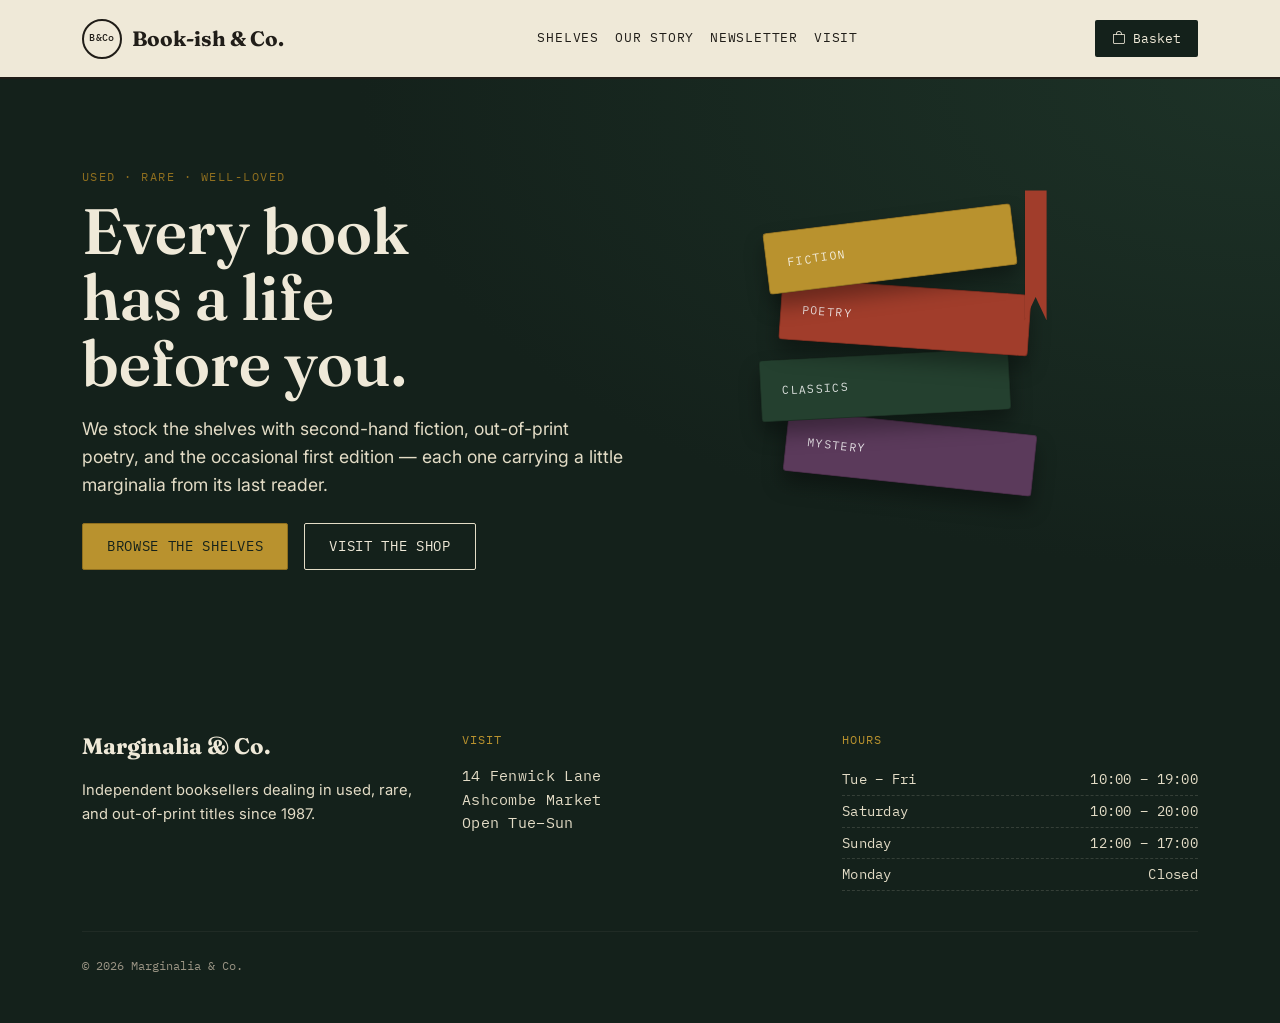
<file: index.html>
<!DOCTYPE html>
<html lang="en">
<head>
  <meta charset="UTF-8">
  <meta name="viewport" content="width=device-width, initial-scale=1.0">
  <title>Book-ish &amp; Co. | Home</title>
  <link rel="preconnect" href="https://fonts.googleapis.com">
  <link rel="preconnect" href="https://fonts.gstatic.com" crossorigin>
  <link href="https://fonts.googleapis.com/css2?family=Fraunces:ital,opsz,wght@0,9..144,500;0,9..144,600;0,9..144,700;0,9..144,900;1,9..144,500&family=Inter:wght@400;500;600;700&family=IBM+Plex+Mono:wght@400;500&display=swap" rel="stylesheet">
  <link href="https://cdn.jsdelivr.net/npm/bootstrap@5.3.3/dist/css/bootstrap.min.css" rel="stylesheet">
  <link href="https://cdn.jsdelivr.net/npm/bootstrap-icons@1.11.3/font/bootstrap-icons.css" rel="stylesheet">
  <link href="css/style.css" rel="stylesheet">
</head>
<body>
  <a class="visually-hidden-focusable mc-skip-link" href="#main">Skip to content</a>
  
  <nav class="navbar navbar-expand-lg mc-navbar sticky-top">
    <div class="container">
      <a class="navbar-brand mc-brand" href="index.html">
        <span class="mc-seal" aria-hidden="true">B&amp;Co</span>
        <span class="mc-brand-text">Book-ish <span class="d-none d-sm-inline">&amp; Co.</span></span>
      </a>
      <button class="navbar-toggler" type="button" data-bs-toggle="collapse" data-bs-target="#mainNav" aria-controls="mainNav" aria-expanded="false" aria-label="Toggle navigation">
        <span class="navbar-toggler-icon"></span>
      </button>

      <div class="collapse navbar-collapse" id="mainNav">
        <ul class="navbar-nav mc-nav-links mx-lg-auto mb-3 mb-lg-0">
          <li class="nav-item"><a class="nav-link" href="shelves.html">Shelves</a></li>
          <li class="nav-item"><a class="nav-link" href="about.html">Our Story</a></li>
          <li class="nav-item"><a class="nav-link" href="newsletter.html">Newsletter</a></li>
          <li class="nav-item"><a class="nav-link" href="visit.html">Visit</a></li>
        </ul>

        <button class="btn mc-btn-cart position-relative" type="button" data-bs-toggle="offcanvas" data-bs-target="#cartOffcanvas" aria-controls="cartOffcanvas">
          <i class="bi bi-bag" aria-hidden="true"></i> Basket
          <span id="cartCount" class="badge mc-badge-count d-none">0</span>
        </button>
      </div>
    </div>
  </nav>

  <main id="main">
    <header class="mc-hero">
      <div class="container">
        <div class="row align-items-center gy-5">
          <div class="col-lg-6">
            <p class="mc-eyebrow">Used &middot; Rare &middot; Well-Loved</p>
            <h1 class="mc-h1">Every book<br>has a life<br>before you.</h1>
            <p class="mc-lead">We stock the shelves with second-hand fiction, out-of-print poetry, and the occasional first edition &mdash; each one carrying a little marginalia from its last reader.</p>
            <div class="d-flex flex-wrap gap-3 mt-4">
              <a href="shelves.html" class="btn mc-btn-brass btn-lg">Browse the shelves</a>
              <a href="visit.html" class="btn mc-btn-outline btn-lg">Visit the shop</a>
            </div>
          </div>
          <div class="col-lg-6">
            <div class="mc-hero-stack" aria-hidden="true">
              <div class="mc-hero-spine mc-hs-1"><span>FICTION</span></div>
              <div class="mc-hero-spine mc-hs-2"><span>POETRY</span></div>
              <div class="mc-hero-spine mc-hs-3"><span>CLASSICS</span></div>
              <div class="mc-hero-spine mc-hs-4"><span>MYSTERY</span></div>
              <div class="mc-hero-ribbon"></div>
            </div>
          </div>
        </div>
      </div>
    </header>
  </main>

  <footer class="mc-footer">
    <div class="container">
      <div class="row gy-4">
        <div class="col-md-4">
          <p class="mc-footer-brand">Marginalia &amp; Co.</p>
          <p class="mc-footer-text">Independent booksellers dealing in used, rare, and out-of-print titles since 1987.</p>
        </div>
        <div class="col-md-4">
          <p class="mc-footer-heading">Visit</p>
          <address class="mc-footer-text mc-mono">14 Fenwick Lane<br>Ashcombe Market<br>Open Tue&ndash;Sun</address>
        </div>
        <div class="col-md-4">
          <p class="mc-footer-heading">Hours</p>
          <ul class="mc-hours mc-mono">
            <li><span>Tue &ndash; Fri</span><span>10:00 &ndash; 19:00</span></li>
            <li><span>Saturday</span><span>10:00 &ndash; 20:00</span></li>
            <li><span>Sunday</span><span>12:00 &ndash; 17:00</span></li>
            <li><span>Monday</span><span>Closed</span></li>
          </ul>
        </div>
      </div>
      <hr class="mc-footer-rule">
      <p class="mc-footer-bottom">&copy; <span id="year"></span> Marginalia &amp; Co.</p>
    </div>
  </footer>

  <div class="offcanvas offcanvas-end mc-offcanvas" tabindex="-1" id="cartOffcanvas" aria-labelledby="cartOffcanvasLabel">
    <div class="offcanvas-header">
      <h2 class="offcanvas-title mc-h2" id="cartOffcanvasLabel" style="font-size:1.4rem;">Your Basket</h2>
      <button type="button" class="btn-close" data-bs-dismiss="offcanvas" aria-label="Close"></button>
    </div>
    <div class="offcanvas-body d-flex flex-column">
      <p id="cartEmpty" class="mc-cart-empty">Your basket is empty. Browse the shelves and add a few finds.</p>
      <ul id="cartItems" class="list-group list-group-flush mb-3 flex-grow-1"></ul>

      <div class="mc-cart-footer">
        <div class="d-flex justify-content-between align-items-center mb-3">
          <span class="mc-mono">Total</span>
          <span class="mc-mono mc-cart-total" id="cartTotal">$0.00</span>
        </div>
        <button type="button" id="reserveBtn" class="btn mc-btn-brass w-100">Reserve for in-store pickup</button>
        <p class="mc-cart-note">No payment online &mdash; settle up when you collect your stack.</p>
      </div>
    </div>
  </div>

  <div class="toast-container position-fixed bottom-0 end-0 p-3">
    <div id="reserveToast" class="toast mc-toast" role="alert" aria-live="assertive" aria-atomic="true">
      <div class="d-flex">
        <div class="toast-body">
          <i class="bi bi-bookmark-check-fill me-2" aria-hidden="true"></i>
          Reserved &mdash; we&rsquo;ll hold your stack at the front desk for 48 hours.
        </div>
        <button type="button" class="btn-close btn-close-white me-2 m-auto" data-bs-dismiss="toast" aria-label="Close"></button>
      </div>
    </div>
  </div>

  <script src="https://cdn.jsdelivr.net/npm/bootstrap@5.3.3/dist/js/bootstrap.bundle.min.js"></script>
  <script src="js/script.js"></script>
</body>
</html>
</file>
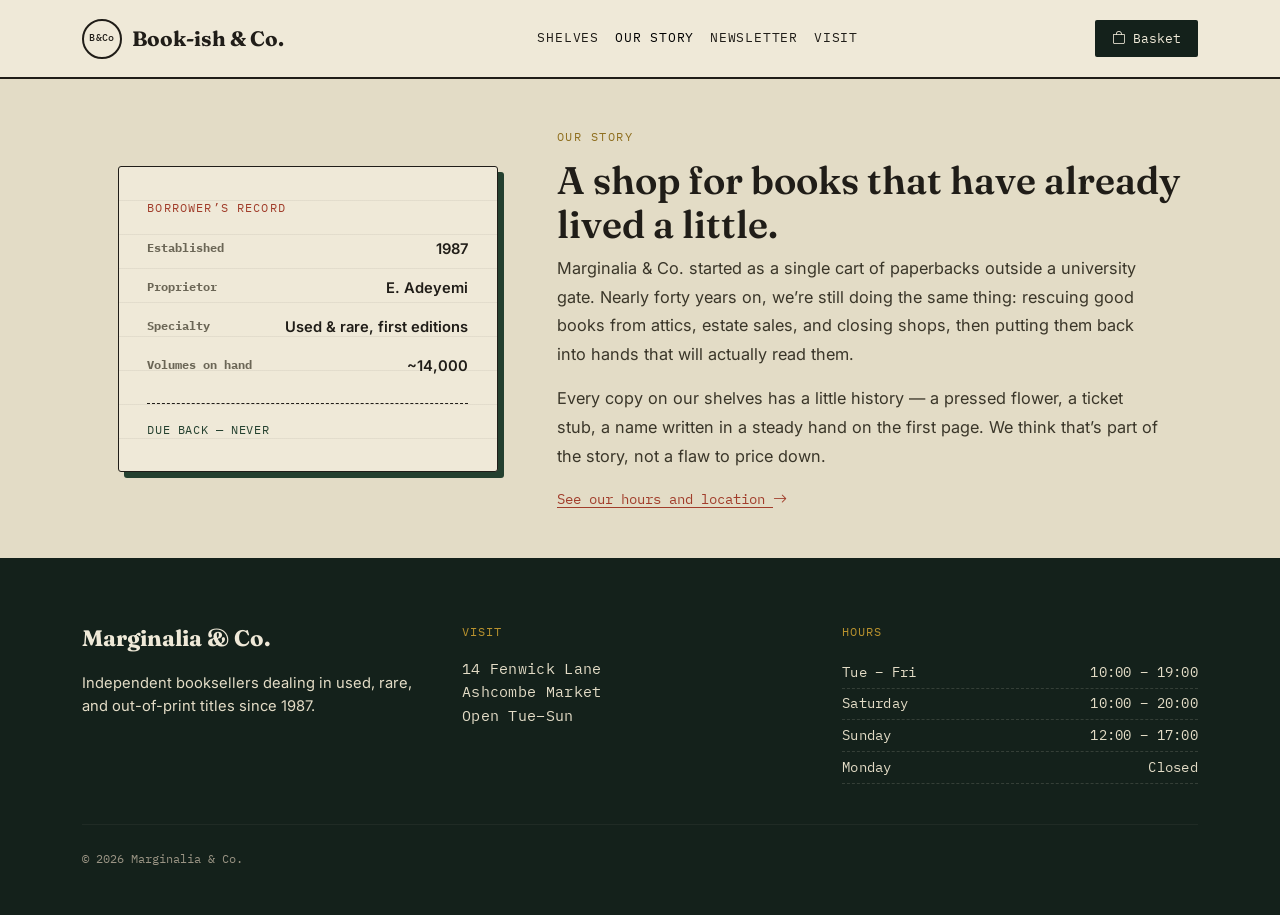
<file: about.html>
<!DOCTYPE html>
<html lang="en">
<head>
  <meta charset="UTF-8">
  <meta name="viewport" content="width=device-width, initial-scale=1.0">
  <title>Our Story | Book-ish &amp; Co.</title>
  <link rel="preconnect" href="https://fonts.googleapis.com">
  <link rel="preconnect" href="https://fonts.gstatic.com" crossorigin>
  <link href="https://fonts.googleapis.com/css2?family=Fraunces:ital,opsz,wght@0,9..144,500;0,9..144,600;0,9..144,700;0,9..144,900;1,9..144,500&family=Inter:wght@400;500;600;700&family=IBM+Plex+Mono:wght@400;500&display=swap" rel="stylesheet">
  <link href="https://cdn.jsdelivr.net/npm/bootstrap@5.3.3/dist/css/bootstrap.min.css" rel="stylesheet">
  <link href="https://cdn.jsdelivr.net/npm/bootstrap-icons@1.11.3/font/bootstrap-icons.css" rel="stylesheet">
  <link href="css/style.css" rel="stylesheet">
</head>
<body>
  <a class="visually-hidden-focusable mc-skip-link" href="#main">Skip to content</a>

  <nav class="navbar navbar-expand-lg mc-navbar sticky-top">
    <div class="container">
      <a class="navbar-brand mc-brand" href="index.html">
        <span class="mc-seal" aria-hidden="true">B&amp;Co</span>
        <span class="mc-brand-text">Book-ish <span class="d-none d-sm-inline">&amp; Co.</span></span>
      </a>
      <button class="navbar-toggler" type="button" data-bs-toggle="collapse" data-bs-target="#mainNav" aria-controls="mainNav" aria-expanded="false" aria-label="Toggle navigation">
        <span class="navbar-toggler-icon"></span>
      </button>

      <div class="collapse navbar-collapse" id="mainNav">
        <ul class="navbar-nav mc-nav-links mx-lg-auto mb-3 mb-lg-0">
          <li class="nav-item"><a class="nav-link" href="shelves.html">Shelves</a></li>
          <li class="nav-item"><a class="nav-link active" aria-current="page" href="about.html">Our Story</a></li>
          <li class="nav-item"><a class="nav-link" href="newsletter.html">Newsletter</a></li>
          <li class="nav-item"><a class="nav-link" href="visit.html">Visit</a></li>
        </ul>

        <button class="btn mc-btn-cart position-relative" type="button" data-bs-toggle="offcanvas" data-bs-target="#cartOffcanvas" aria-controls="cartOffcanvas">
          <i class="bi bi-bag" aria-hidden="true"></i> Basket
          <span id="cartCount" class="badge mc-badge-count d-none">0</span>
        </button>
      </div>
    </div>
  </nav>

  <main id="main">
    <section class="mc-about-section py-5">
      <div class="container">
        <div class="row align-items-center gy-5">
          <div class="col-lg-5">
            <div class="mc-library-card">
              <p class="mc-library-card-label">Borrower&rsquo;s Record</p>
              <dl class="mc-library-card-list">
                <div><dt>Established</dt><dd>1987</dd></div>
                <div><dt>Proprietor</dt><dd>E.&nbsp;Adeyemi</dd></div>
                <div><dt>Specialty</dt><dd>Used &amp; rare, first editions</dd></div>
                <div><dt>Volumes on hand</dt><dd>~14,000</dd></div>
              </dl>
              <p class="mc-library-card-stamp">DUE&nbsp;BACK&nbsp;&mdash;&nbsp;NEVER</p>
            </div>
          </div>
          <div class="col-lg-7">
            <p class="mc-eyebrow">Our Story</p>
            <h2 class="mc-h2">A shop for books that have already lived a little.</h2>
            <p class="mc-body-text">Marginalia &amp; Co. started as a single cart of paperbacks outside a university gate. Nearly forty years on, we&rsquo;re still doing the same thing: rescuing good books from attics, estate sales, and closing shops, then putting them back into hands that will actually read them.</p>
            <p class="mc-body-text">Every copy on our shelves has a little history &mdash; a pressed flower, a ticket stub, a name written in a steady hand on the first page. We think that&rsquo;s part of the story, not a flaw to price down.</p>
            <a href="visit.html" class="mc-text-link">See our hours and location <i class="bi bi-arrow-right"></i></a>
          </div>
        </div>
      </div>
    </section>
  </main>

  <footer class="mc-footer">
    <div class="container">
      <div class="row gy-4">
        <div class="col-md-4">
          <p class="mc-footer-brand">Marginalia &amp; Co.</p>
          <p class="mc-footer-text">Independent booksellers dealing in used, rare, and out-of-print titles since 1987.</p>
        </div>
        <div class="col-md-4">
          <p class="mc-footer-heading">Visit</p>
          <address class="mc-footer-text mc-mono">14 Fenwick Lane<br>Ashcombe Market<br>Open Tue&ndash;Sun</address>
        </div>
        <div class="col-md-4">
          <p class="mc-footer-heading">Hours</p>
          <ul class="mc-hours mc-mono">
            <li><span>Tue &ndash; Fri</span><span>10:00 &ndash; 19:00</span></li>
            <li><span>Saturday</span><span>10:00 &ndash; 20:00</span></li>
            <li><span>Sunday</span><span>12:00 &ndash; 17:00</span></li>
            <li><span>Monday</span><span>Closed</span></li>
          </ul>
        </div>
      </div>
      <hr class="mc-footer-rule">
      <p class="mc-footer-bottom">&copy; <span id="year"></span> Marginalia &amp; Co.</p>
    </div>
  </footer>

  <script src="https://cdn.jsdelivr.net/npm/bootstrap@5.3.3/dist/js/bootstrap.bundle.min.js"></script>
  <script src="js/script.js"></script>
</body>
</html>
</file>
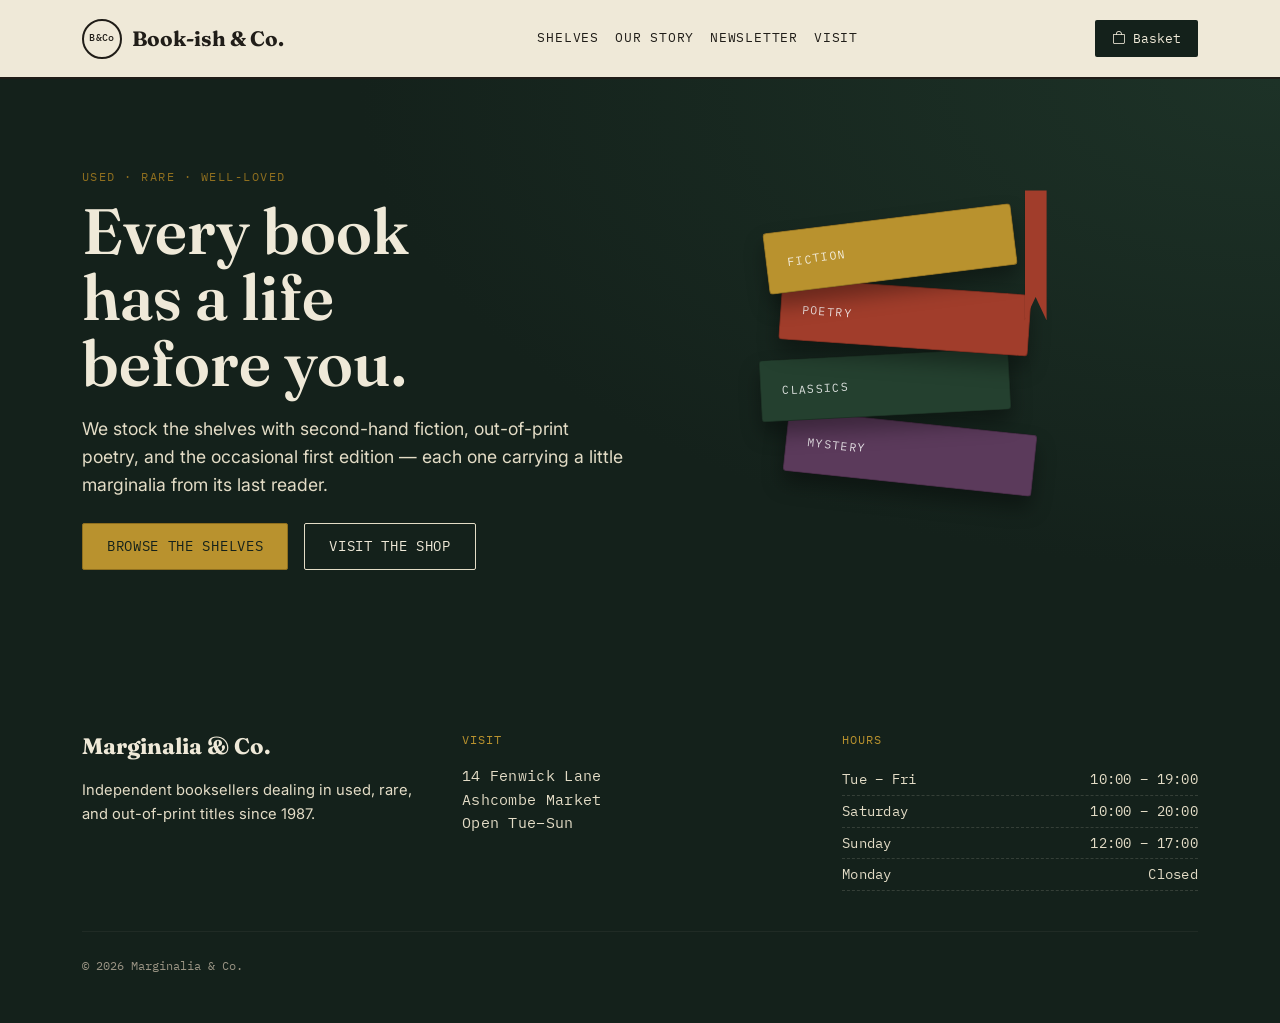
<file: index2.html>
<!DOCTYPE html>
<html lang="en">
<head>
  <meta charset="UTF-8">
  <meta name="viewport" content="width=device-width, initial-scale=1.0">
  <title>Book-ish &amp; Co. | Home</title>
  <link rel="preconnect" href="https://fonts.googleapis.com">
  <link rel="preconnect" href="https://fonts.gstatic.com" crossorigin>
  <link href="https://fonts.googleapis.com/css2?family=Fraunces:ital,opsz,wght@0,9..144,500;0,9..144,600;0,9..144,700;0,9..144,900;1,9..144,500&family=Inter:wght@400;500;600;700&family=IBM+Plex+Mono:wght@400;500&display=swap" rel="stylesheet">
  <link href="https://cdn.jsdelivr.net/npm/bootstrap@5.3.3/dist/css/bootstrap.min.css" rel="stylesheet">
  <link href="https://cdn.jsdelivr.net/npm/bootstrap-icons@1.11.3/font/bootstrap-icons.css" rel="stylesheet">
  <link href="css/style.css" rel="stylesheet">
</head>
<body>
  <a class="visually-hidden-focusable mc-skip-link" href="#main">Skip to content</a>
  
  <nav class="navbar navbar-expand-lg mc-navbar sticky-top">
    <div class="container">
      <a class="navbar-brand mc-brand" href="index.html">
        <span class="mc-seal" aria-hidden="true">B&amp;Co</span>
        <span class="mc-brand-text">Book-ish <span class="d-none d-sm-inline">&amp; Co.</span></span>
      </a>
      <button class="navbar-toggler" type="button" data-bs-toggle="collapse" data-bs-target="#mainNav" aria-controls="mainNav" aria-expanded="false" aria-label="Toggle navigation">
        <span class="navbar-toggler-icon"></span>
      </button>

      <div class="collapse navbar-collapse" id="mainNav">
        <ul class="navbar-nav mc-nav-links mx-lg-auto mb-3 mb-lg-0">
          <li class="nav-item"><a class="nav-link" href="shelves.html">Shelves</a></li>
          <li class="nav-item"><a class="nav-link" href="about.html">Our Story</a></li>
          <li class="nav-item"><a class="nav-link" href="newsletter.html">Newsletter</a></li>
          <li class="nav-item"><a class="nav-link" href="visit.html">Visit</a></li>
        </ul>

        <button class="btn mc-btn-cart position-relative" type="button" data-bs-toggle="offcanvas" data-bs-target="#cartOffcanvas" aria-controls="cartOffcanvas">
          <i class="bi bi-bag" aria-hidden="true"></i> Basket
          <span id="cartCount" class="badge mc-badge-count d-none">0</span>
        </button>
      </div>
    </div>
  </nav>

  <main id="main">
    <header class="mc-hero">
      <div class="container">
        <div class="row align-items-center gy-5">
          <div class="col-lg-6">
            <p class="mc-eyebrow">Used &middot; Rare &middot; Well-Loved</p>
            <h1 class="mc-h1">Every book<br>has a life<br>before you.</h1>
            <p class="mc-lead">We stock the shelves with second-hand fiction, out-of-print poetry, and the occasional first edition &mdash; each one carrying a little marginalia from its last reader.</p>
            <div class="d-flex flex-wrap gap-3 mt-4">
              <a href="shelves.html" class="btn mc-btn-brass btn-lg">Browse the shelves</a>
              <a href="visit.html" class="btn mc-btn-outline btn-lg">Visit the shop</a>
            </div>
          </div>
          <div class="col-lg-6">
            <div class="mc-hero-stack" aria-hidden="true">
              <div class="mc-hero-spine mc-hs-1"><span>FICTION</span></div>
              <div class="mc-hero-spine mc-hs-2"><span>POETRY</span></div>
              <div class="mc-hero-spine mc-hs-3"><span>CLASSICS</span></div>
              <div class="mc-hero-spine mc-hs-4"><span>MYSTERY</span></div>
              <div class="mc-hero-ribbon"></div>
            </div>
          </div>
        </div>
      </div>
    </header>
  </main>

  <footer class="mc-footer">
    <div class="container">
      <div class="row gy-4">
        <div class="col-md-4">
          <p class="mc-footer-brand">Marginalia &amp; Co.</p>
          <p class="mc-footer-text">Independent booksellers dealing in used, rare, and out-of-print titles since 1987.</p>
        </div>
        <div class="col-md-4">
          <p class="mc-footer-heading">Visit</p>
          <address class="mc-footer-text mc-mono">14 Fenwick Lane<br>Ashcombe Market<br>Open Tue&ndash;Sun</address>
        </div>
        <div class="col-md-4">
          <p class="mc-footer-heading">Hours</p>
          <ul class="mc-hours mc-mono">
            <li><span>Tue &ndash; Fri</span><span>10:00 &ndash; 19:00</span></li>
            <li><span>Saturday</span><span>10:00 &ndash; 20:00</span></li>
            <li><span>Sunday</span><span>12:00 &ndash; 17:00</span></li>
            <li><span>Monday</span><span>Closed</span></li>
          </ul>
        </div>
      </div>
      <hr class="mc-footer-rule">
      <p class="mc-footer-bottom">&copy; <span id="year"></span> Marginalia &amp; Co.</p>
    </div>
  </footer>

  <!-- CART OFFCANVAS & TOAST (SHARED) -->
  <div class="offcanvas offcanvas-end mc-offcanvas" tabindex="-1" id="cartOffcanvas" aria-labelledby="cartOffcanvasLabel">
    <div class="offcanvas-header">
      <h2 class="offcanvas-title mc-h2" id="cartOffcanvasLabel" style="font-size:1.4rem;">Your Basket</h2>
      <button type="button" class="btn-close" data-bs-dismiss="offcanvas" aria-label="Close"></button>
    </div>
    <div class="offcanvas-body d-flex flex-column">
      <p id="cartEmpty" class="mc-cart-empty">Your basket is empty. Browse the shelves and add a few finds.</p>
      <ul id="cartItems" class="list-group list-group-flush mb-3 flex-grow-1"></ul>

      <div class="mc-cart-footer">
        <div class="d-flex justify-content-between align-items-center mb-3">
          <span class="mc-mono">Total</span>
          <span class="mc-mono mc-cart-total" id="cartTotal">$0.00</span>
        </div>
        <button type="button" id="reserveBtn" class="btn mc-btn-brass w-100">Reserve for in-store pickup</button>
        <p class="mc-cart-note">No payment online &mdash; settle up when you collect your stack.</p>
      </div>
    </div>
  </div>

  <div class="toast-container position-fixed bottom-0 end-0 p-3">
    <div id="reserveToast" class="toast mc-toast" role="alert" aria-live="assertive" aria-atomic="true">
      <div class="d-flex">
        <div class="toast-body">
          <i class="bi bi-bookmark-check-fill me-2" aria-hidden="true"></i>
          Reserved &mdash; we&rsquo;ll hold your stack at the front desk for 48 hours.
        </div>
        <button type="button" class="btn-close btn-close-white me-2 m-auto" data-bs-dismiss="toast" aria-label="Close"></button>
      </div>
    </div>
  </div>

  <script src="https://cdn.jsdelivr.net/npm/bootstrap@5.3.3/dist/js/bootstrap.bundle.min.js"></script>
  <script src="js/script.js"></script>
</body>
</html>
</file>
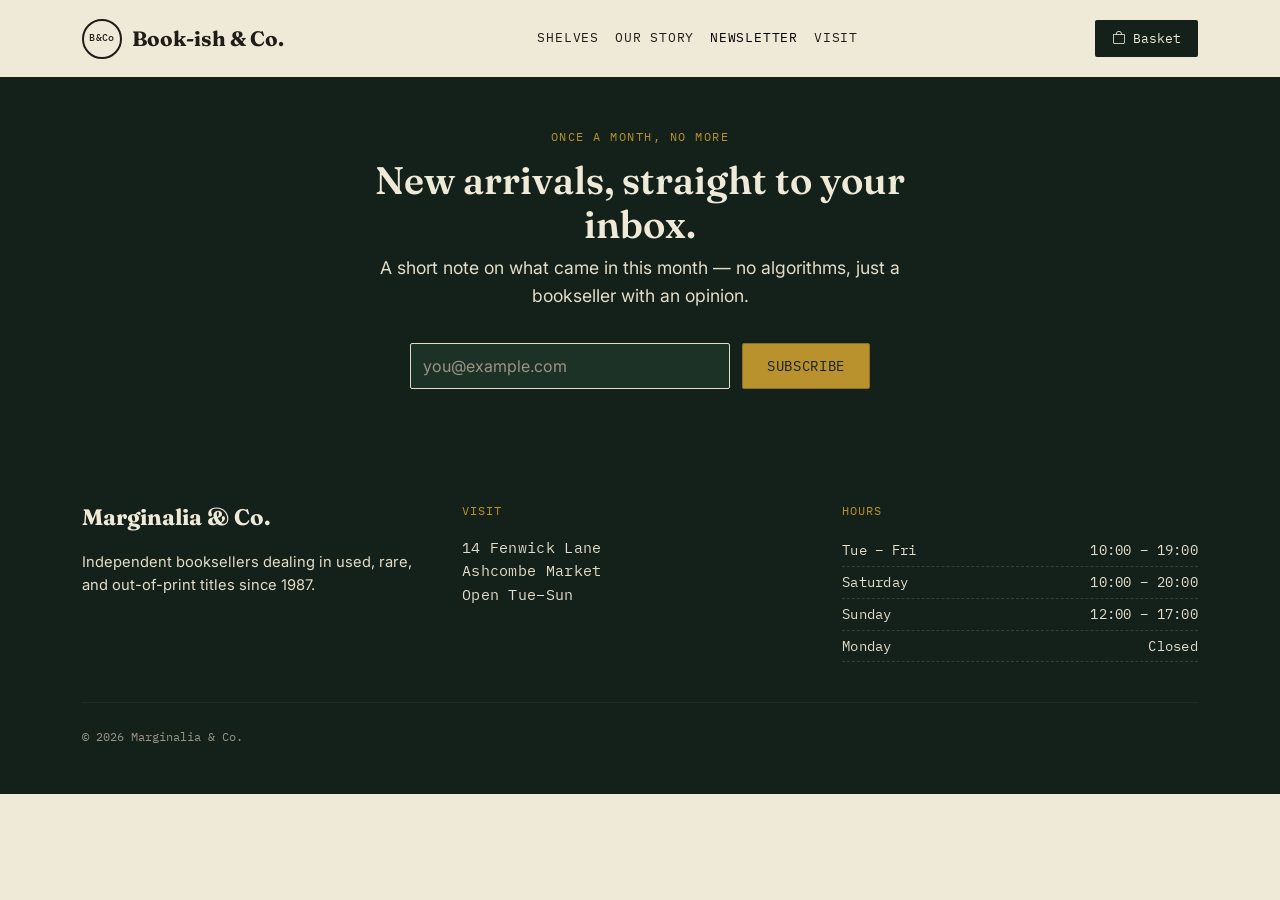
<file: newsletter.html>
<!DOCTYPE html>
<html lang="en">
<head>
  <meta charset="UTF-8">
  <meta name="viewport" content="width=device-width, initial-scale=1.0">
  <title>Newsletter | Book-ish &amp; Co.</title>
  <link rel="preconnect" href="https://fonts.googleapis.com">
  <link rel="preconnect" href="https://fonts.gstatic.com" crossorigin>
  <link href="https://fonts.googleapis.com/css2?family=Fraunces:ital,opsz,wght@0,9..144,500;0,9..144,600;0,9..144,700;0,9..144,900;1,9..144,500&family=Inter:wght@400;500;600;700&family=IBM+Plex+Mono:wght@400;500&display=swap" rel="stylesheet">
  <link href="https://cdn.jsdelivr.net/npm/bootstrap@5.3.3/dist/css/bootstrap.min.css" rel="stylesheet">
  <link href="https://cdn.jsdelivr.net/npm/bootstrap-icons@1.11.3/font/bootstrap-icons.css" rel="stylesheet">
  <link href="css/style.css" rel="stylesheet">
</head>
<body>
  <a class="visually-hidden-focusable mc-skip-link" href="#main">Skip to content</a>

  <nav class="navbar navbar-expand-lg mc-navbar sticky-top">
    <div class="container">
      <a class="navbar-brand mc-brand" href="index.html">
        <span class="mc-seal" aria-hidden="true">B&amp;Co</span>
        <span class="mc-brand-text">Book-ish <span class="d-none d-sm-inline">&amp; Co.</span></span>
      </a>
      <button class="navbar-toggler" type="button" data-bs-toggle="collapse" data-bs-target="#mainNav" aria-controls="mainNav" aria-expanded="false" aria-label="Toggle navigation">
        <span class="navbar-toggler-icon"></span>
      </button>

      <div class="collapse navbar-collapse" id="mainNav">
        <ul class="navbar-nav mc-nav-links mx-lg-auto mb-3 mb-lg-0">
          <li class="nav-item"><a class="nav-link" href="shelves.html">Shelves</a></li>
          <li class="nav-item"><a class="nav-link" href="about.html">Our Story</a></li>
          <li class="nav-item"><a class="nav-link active" aria-current="page" href="newsletter.html">Newsletter</a></li>
          <li class="nav-item"><a class="nav-link" href="visit.html">Visit</a></li>
        </ul>

        <button class="btn mc-btn-cart position-relative" type="button" data-bs-toggle="offcanvas" data-bs-target="#cartOffcanvas" aria-controls="cartOffcanvas">
          <i class="bi bi-bag" aria-hidden="true"></i> Basket
          <span id="cartCount" class="badge mc-badge-count d-none">0</span>
        </button>
      </div>
    </div>
  </nav>

  <main id="main">
    <section class="mc-newsletter-section py-5">
      <div class="container">
        <div class="row justify-content-center text-center">
          <div class="col-lg-7">
            <p class="mc-eyebrow mc-eyebrow--light">Once a Month, No More</p>
            <h2 class="mc-h2 mc-h2--light">New arrivals, straight to your inbox.</h2>
            <p class="mc-lead mc-lead--light">A short note on what came in this month &mdash; no algorithms, just a bookseller with an opinion.</p>

            <form id="newsletterForm" class="mc-newsletter-form" novalidate>
              <label for="newsletterEmail" class="visually-hidden">Email address</label>
              <input type="email" id="newsletterEmail" class="form-control" placeholder="you@example.com" required>
              <button type="submit" class="btn mc-btn-brass">Subscribe</button>
            </form>
            <p id="newsletterMsg" class="mc-newsletter-msg d-none" role="status"></p>
          </div>
        </div>
      </div>
    </section>
  </main>

  <footer class="mc-footer">
    <div class="container">
      <div class="row gy-4">
        <div class="col-md-4">
          <p class="mc-footer-brand">Marginalia &amp; Co.</p>
          <p class="mc-footer-text">Independent booksellers dealing in used, rare, and out-of-print titles since 1987.</p>
        </div>
        <div class="col-md-4">
          <p class="mc-footer-heading">Visit</p>
          <address class="mc-footer-text mc-mono">14 Fenwick Lane<br>Ashcombe Market<br>Open Tue&ndash;Sun</address>
        </div>
        <div class="col-md-4">
          <p class="mc-footer-heading">Hours</p>
          <ul class="mc-hours mc-mono">
            <li><span>Tue &ndash; Fri</span><span>10:00 &ndash; 19:00</span></li>
            <li><span>Saturday</span><span>10:00 &ndash; 20:00</span></li>
            <li><span>Sunday</span><span>12:00 &ndash; 17:00</span></li>
            <li><span>Monday</span><span>Closed</span></li>
          </ul>
        </div>
      </div>
      <hr class="mc-footer-rule">
      <p class="mc-footer-bottom">&copy; <span id="year"></span> Marginalia &amp; Co.</p>
    </div>
  </footer>

  <script src="https://cdn.jsdelivr.net/npm/bootstrap@5.3.3/dist/js/bootstrap.bundle.min.js"></script>
  <script src="js/script.js"></script>
</body>
</html>
</file>
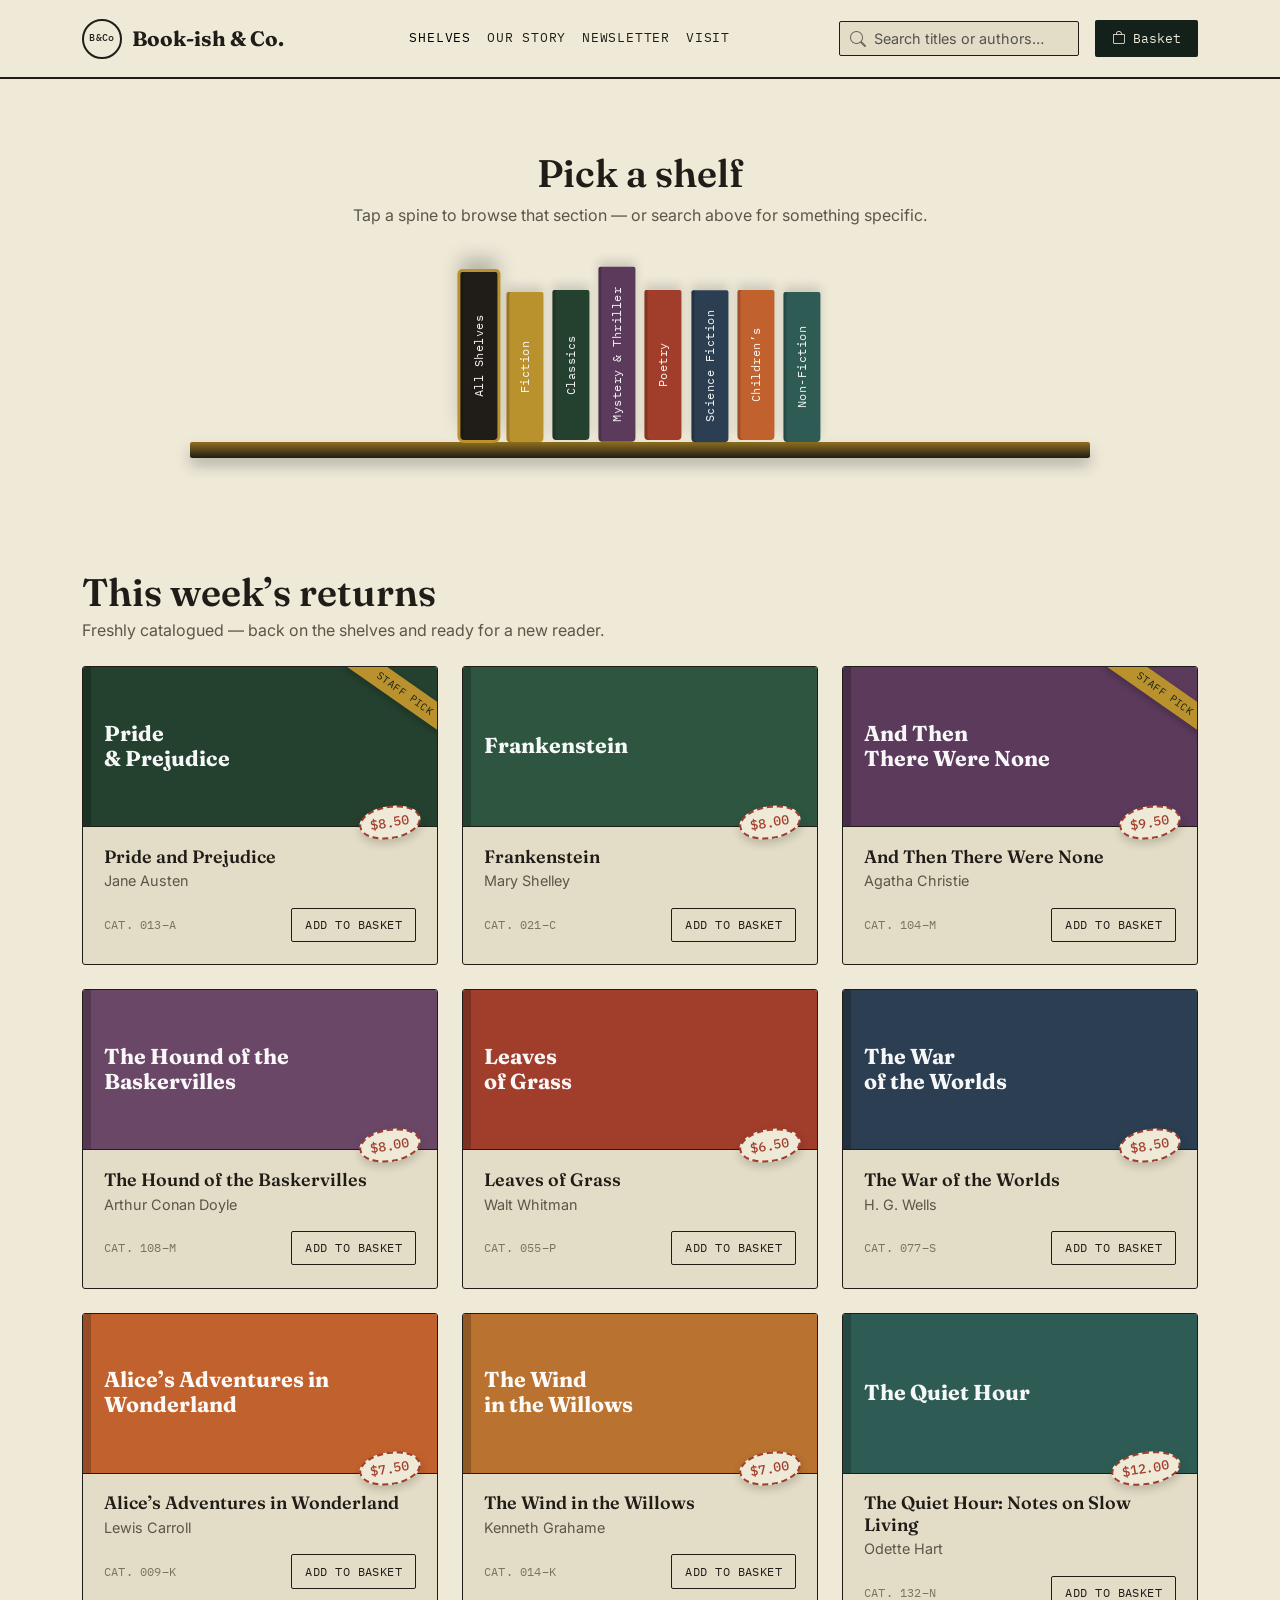
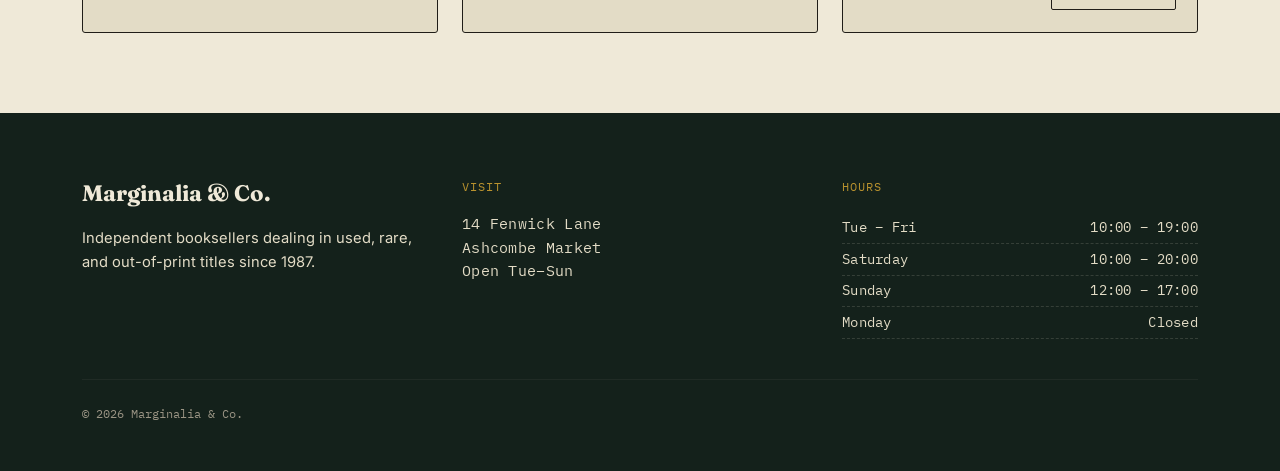
<file: shelves.html>
<!DOCTYPE html>
<html lang="en">
<head>
  <meta charset="UTF-8">
  <meta name="viewport" content="width=device-width, initial-scale=1.0">
  <title>Shelves | Book-ish &amp; Co.</title>
  <link rel="preconnect" href="https://fonts.googleapis.com">
  <link rel="preconnect" href="https://fonts.gstatic.com" crossorigin>
  <link href="https://fonts.googleapis.com/css2?family=Fraunces:ital,opsz,wght@0,9..144,500;0,9..144,600;0,9..144,700;0,9..144,900;1,9..144,500&family=Inter:wght@400;500;600;700&family=IBM+Plex+Mono:wght@400;500&display=swap" rel="stylesheet">
  <link href="https://cdn.jsdelivr.net/npm/bootstrap@5.3.3/dist/css/bootstrap.min.css" rel="stylesheet">
  <link href="https://cdn.jsdelivr.net/npm/bootstrap-icons@1.11.3/font/bootstrap-icons.css" rel="stylesheet">
  <link href="css/style.css" rel="stylesheet">
</head>
<body>
  <a class="visually-hidden-focusable mc-skip-link" href="#main">Skip to content</a>

  <nav class="navbar navbar-expand-lg mc-navbar sticky-top">
    <div class="container">
      <a class="navbar-brand mc-brand" href="index.html">
        <span class="mc-seal" aria-hidden="true">B&amp;Co</span>
        <span class="mc-brand-text">Book-ish <span class="d-none d-sm-inline">&amp; Co.</span></span>
      </a>
      <button class="navbar-toggler" type="button" data-bs-toggle="collapse" data-bs-target="#mainNav" aria-controls="mainNav" aria-expanded="false" aria-label="Toggle navigation">
        <span class="navbar-toggler-icon"></span>
      </button>

      <div class="collapse navbar-collapse" id="mainNav">
        <ul class="navbar-nav mc-nav-links mx-lg-auto mb-3 mb-lg-0">
          <li class="nav-item"><a class="nav-link active" aria-current="page" href="shelves.html">Shelves</a></li>
          <li class="nav-item"><a class="nav-link" href="about.html">Our Story</a></li>
          <li class="nav-item"><a class="nav-link" href="newsletter.html">Newsletter</a></li>
          <li class="nav-item"><a class="nav-link" href="visit.html">Visit</a></li>
        </ul>

        <form class="mc-search position-relative me-lg-3 my-2 my-lg-0" role="search" onsubmit="return false;">
          <label for="bookSearch" class="visually-hidden">Search titles or authors</label>
          <i class="bi bi-search mc-search-icon" aria-hidden="true"></i>
          <input type="search" id="bookSearch" class="form-control" placeholder="Search titles or authors&hellip;">
        </form>

        <button class="btn mc-btn-cart position-relative" type="button" data-bs-toggle="offcanvas" data-bs-target="#cartOffcanvas" aria-controls="cartOffcanvas">
          <i class="bi bi-bag" aria-hidden="true"></i> Basket
          <span id="cartCount" class="badge mc-badge-count d-none">0</span>
        </button>
      </div>
    </div>
  </nav>

  <main id="main">
    <section class="mc-shelf-section" aria-labelledby="shelfHeading">
      <div class="container">
        <h2 id="shelfHeading" class="mc-h2 text-center">Pick a shelf</h2>
        <p class="mc-section-sub text-center">Tap a spine to browse that section &mdash; or search above for something specific.</p>

        <div class="mc-shelf" role="group" aria-label="Filter books by category">
          <button type="button" class="mc-spine mc-spine--all" data-filter="all" aria-pressed="true"><span>All Shelves</span></button>
          <button type="button" class="mc-spine mc-spine--fiction" data-filter="fiction" aria-pressed="false"><span>Fiction</span></button>
          <button type="button" class="mc-spine mc-spine--classics" data-filter="classics" aria-pressed="false"><span>Classics</span></button>
          <button type="button" class="mc-spine mc-spine--mystery" data-filter="mystery" aria-pressed="false"><span>Mystery &amp; Thriller</span></button>
          <button type="button" class="mc-spine mc-spine--poetry" data-filter="poetry" aria-pressed="false"><span>Poetry</span></button>
          <button type="button" class="mc-spine mc-spine--scifi" data-filter="scifi" aria-pressed="false"><span>Science Fiction</span></button>
          <button type="button" class="mc-spine mc-spine--childrens" data-filter="childrens" aria-pressed="false"><span>Children&rsquo;s</span></button>
          <button type="button" class="mc-spine mc-spine--nonfiction" data-filter="nonfiction" aria-pressed="false"><span>Non-Fiction</span></button>
        </div>
        <div class="mc-shelf-board" aria-hidden="true"></div>
      </div>
    </section>

    <section id="catalog" class="mc-catalog-section">
      <div class="container">
        <div class="d-flex justify-content-between align-items-end flex-wrap gap-2 mb-4">
          <div>
            <h2 class="mc-h2 mb-1">This week&rsquo;s returns</h2>
            <p class="mc-section-sub mb-0">Freshly catalogued &mdash; back on the shelves and ready for a new reader.</p>
          </div>
          <p id="resultsMeta" class="mc-mono mc-results-meta mb-0" aria-live="polite"></p>
        </div>

        <div class="row g-4" id="catalogGrid">
         
          <div class="col-12 col-sm-6 col-lg-4 mc-catalog-col">
            <article class="mc-catalog-card" data-category="classics" data-title="pride and prejudice" data-author="jane austen">
              <div class="mc-cover mc-cover--classics">
                <span class="mc-pick-ribbon">Staff Pick</span>
                <span class="mc-cover-title">Pride<br>&amp; Prejudice</span>
                <span class="mc-stamp">$8.50</span>
              </div>
              <div class="mc-card-body">
                <h3 class="mc-card-title">Pride and Prejudice</h3>
                <p class="mc-card-author">Jane Austen</p>
                <div class="d-flex justify-content-between align-items-center mt-3">
                  <span class="mc-mono mc-catno">CAT.&nbsp;013&ndash;A</span>
                  <button type="button" class="btn mc-btn-add mc-add-to-cart" data-title="Pride and Prejudice" data-author="Jane Austen" data-price="8.50">Add to basket</button>
                </div>
              </div>
            </article>
          </div>

          <div class="col-12 col-sm-6 col-lg-4 mc-catalog-col">
            <article class="mc-catalog-card" data-category="classics" data-title="frankenstein" data-author="mary shelley">
              <div class="mc-cover mc-cover--classics2">
                <span class="mc-cover-title">Frankenstein</span>
                <span class="mc-stamp">$8.00</span>
              </div>
              <div class="mc-card-body">
                <h3 class="mc-card-title">Frankenstein</h3>
                <p class="mc-card-author">Mary Shelley</p>
                <div class="d-flex justify-content-between align-items-center mt-3">
                  <span class="mc-mono mc-catno">CAT.&nbsp;021&ndash;C</span>
                  <button type="button" class="btn mc-btn-add mc-add-to-cart" data-title="Frankenstein" data-author="Mary Shelley" data-price="8.00">Add to basket</button>
                </div>
              </div>
            </article>
          </div>

          <div class="col-12 col-sm-6 col-lg-4 mc-catalog-col">
            <article class="mc-catalog-card" data-category="mystery" data-title="and then there were none" data-author="agatha christie">
              <div class="mc-cover mc-cover--mystery">
                <span class="mc-pick-ribbon">Staff Pick</span>
                <span class="mc-cover-title">And Then<br>There Were None</span>
                <span class="mc-stamp">$9.50</span>
              </div>
              <div class="mc-card-body">
                <h3 class="mc-card-title">And Then There Were None</h3>
                <p class="mc-card-author">Agatha Christie</p>
                <div class="d-flex justify-content-between align-items-center mt-3">
                  <span class="mc-mono mc-catno">CAT.&nbsp;104&ndash;M</span>
                  <button type="button" class="btn mc-btn-add mc-add-to-cart" data-title="And Then There Were None" data-author="Agatha Christie" data-price="9.50">Add to basket</button>
                </div>
              </div>
            </article>
          </div>

          <div class="col-12 col-sm-6 col-lg-4 mc-catalog-col">
            <article class="mc-catalog-card" data-category="mystery" data-title="the hound of the baskervilles" data-author="arthur conan doyle">
              <div class="mc-cover mc-cover--mystery2">
                <span class="mc-cover-title">The Hound of the Baskervilles</span>
                <span class="mc-stamp">$8.00</span>
              </div>
              <div class="mc-card-body">
                <h3 class="mc-card-title">The Hound of the Baskervilles</h3>
                <p class="mc-card-author">Arthur Conan Doyle</p>
                <div class="d-flex justify-content-between align-items-center mt-3">
                  <span class="mc-mono mc-catno">CAT.&nbsp;108&ndash;M</span>
                  <button type="button" class="btn mc-btn-add mc-add-to-cart" data-title="The Hound of the Baskervilles" data-author="Arthur Conan Doyle" data-price="8.00">Add to basket</button>
                </div>
              </div>
            </article>
          </div>

          <div class="col-12 col-sm-6 col-lg-4 mc-catalog-col">
            <article class="mc-catalog-card" data-category="poetry" data-title="leaves of grass" data-author="walt whitman">
              <div class="mc-cover mc-cover--poetry">
                <span class="mc-cover-title">Leaves<br>of Grass</span>
                <span class="mc-stamp">$6.50</span>
              </div>
              <div class="mc-card-body">
                <h3 class="mc-card-title">Leaves of Grass</h3>
                <p class="mc-card-author">Walt Whitman</p>
                <div class="d-flex justify-content-between align-items-center mt-3">
                  <span class="mc-mono mc-catno">CAT.&nbsp;055&ndash;P</span>
                  <button type="button" class="btn mc-btn-add mc-add-to-cart" data-title="Leaves of Grass" data-author="Walt Whitman" data-price="6.50">Add to basket</button>
                </div>
              </div>
            </article>
          </div>

          <div class="col-12 col-sm-6 col-lg-4 mc-catalog-col">
            <article class="mc-catalog-card" data-category="scifi" data-title="the war of the worlds" data-author="h. g. wells">
              <div class="mc-cover mc-cover--scifi">
                <span class="mc-cover-title">The War<br>of the Worlds</span>
                <span class="mc-stamp">$8.50</span>
              </div>
              <div class="mc-card-body">
                <h3 class="mc-card-title">The War of the Worlds</h3>
                <p class="mc-card-author">H. G. Wells</p>
                <div class="d-flex justify-content-between align-items-center mt-3">
                  <span class="mc-mono mc-catno">CAT.&nbsp;077&ndash;S</span>
                  <button type="button" class="btn mc-btn-add mc-add-to-cart" data-title="The War of the Worlds" data-author="H. G. Wells" data-price="8.50">Add to basket</button>
                </div>
              </div>
            </article>
          </div>

          <div class="col-12 col-sm-6 col-lg-4 mc-catalog-col">
            <article class="mc-catalog-card" data-category="childrens" data-title="alice's adventures in wonderland" data-author="lewis carroll">
              <div class="mc-cover mc-cover--childrens">
                <span class="mc-cover-title">Alice&rsquo;s Adventures in Wonderland</span>
                <span class="mc-stamp">$7.50</span>
              </div>
              <div class="mc-card-body">
                <h3 class="mc-card-title">Alice&rsquo;s Adventures in Wonderland</h3>
                <p class="mc-card-author">Lewis Carroll</p>
                <div class="d-flex justify-content-between align-items-center mt-3">
                  <span class="mc-mono mc-catno">CAT.&nbsp;009&ndash;K</span>
                  <button type="button" class="btn mc-btn-add mc-add-to-cart" data-title="Alice's Adventures in Wonderland" data-author="Lewis Carroll" data-price="7.50">Add to basket</button>
                </div>
              </div>
            </article>
          </div>

          <div class="col-12 col-sm-6 col-lg-4 mc-catalog-col">
            <article class="mc-catalog-card" data-category="childrens" data-title="the wind in the willows" data-author="kenneth grahame">
              <div class="mc-cover mc-cover--childrens2">
                <span class="mc-cover-title">The Wind<br>in the Willows</span>
                <span class="mc-stamp">$7.00</span>
              </div>
              <div class="mc-card-body">
                <h3 class="mc-card-title">The Wind in the Willows</h3>
                <p class="mc-card-author">Kenneth Grahame</p>
                <div class="d-flex justify-content-between align-items-center mt-3">
                  <span class="mc-mono mc-catno">CAT.&nbsp;014&ndash;K</span>
                  <button type="button" class="btn mc-btn-add mc-add-to-cart" data-title="The Wind in the Willows" data-author="Kenneth Grahame" data-price="7.00">Add to basket</button>
                </div>
              </div>
            </article>
          </div>

          <div class="col-12 col-sm-6 col-lg-4 mc-catalog-col">
            <article class="mc-catalog-card" data-category="nonfiction" data-title="the quiet hour" data-author="odette hart">
              <div class="mc-cover mc-cover--nonfiction">
                <span class="mc-cover-title">The Quiet Hour</span>
                <span class="mc-stamp">$12.00</span>
              </div>
              <div class="mc-card-body">
                <h3 class="mc-card-title">The Quiet Hour: Notes on Slow Living</h3>
                <p class="mc-card-author">Odette Hart</p>
                <div class="d-flex justify-content-between align-items-center mt-3">
                  <span class="mc-mono mc-catno">CAT.&nbsp;132&ndash;N</span>
                  <button type="button" class="btn mc-btn-add mc-add-to-cart" data-title="The Quiet Hour: Notes on Slow Living" data-author="Odette Hart" data-price="12.00">Add to basket</button>
                </div>
              </div>
            </article>
          </div>
        </div>

        <p id="noResults" class="mc-no-results text-center d-none">No books match that search. Try another title, author, or shelf.</p>
      </div>
    </section>
  </main>

  <footer class="mc-footer">
    <div class="container">
      <div class="row gy-4">
        <div class="col-md-4">
          <p class="mc-footer-brand">Marginalia &amp; Co.</p>
          <p class="mc-footer-text">Independent booksellers dealing in used, rare, and out-of-print titles since 1987.</p>
        </div>
        <div class="col-md-4">
          <p class="mc-footer-heading">Visit</p>
          <address class="mc-footer-text mc-mono">14 Fenwick Lane<br>Ashcombe Market<br>Open Tue&ndash;Sun</address>
        </div>
        <div class="col-md-4">
          <p class="mc-footer-heading">Hours</p>
          <ul class="mc-hours mc-mono">
            <li><span>Tue &ndash; Fri</span><span>10:00 &ndash; 19:00</span></li>
            <li><span>Saturday</span><span>10:00 &ndash; 20:00</span></li>
            <li><span>Sunday</span><span>12:00 &ndash; 17:00</span></li>
            <li><span>Monday</span><span>Closed</span></li>
          </ul>
        </div>
      </div>
      <hr class="mc-footer-rule">
      <p class="mc-footer-bottom">&copy; <span id="year"></span> Marginalia &amp; Co.</p>
    </div>
  </footer>
  <script src="https://cdn.jsdelivr.net/npm/bootstrap@5.3.3/dist/js/bootstrap.bundle.min.js"></script>
  <script src="js/script.js"></script>
</body>
</html>
</file>
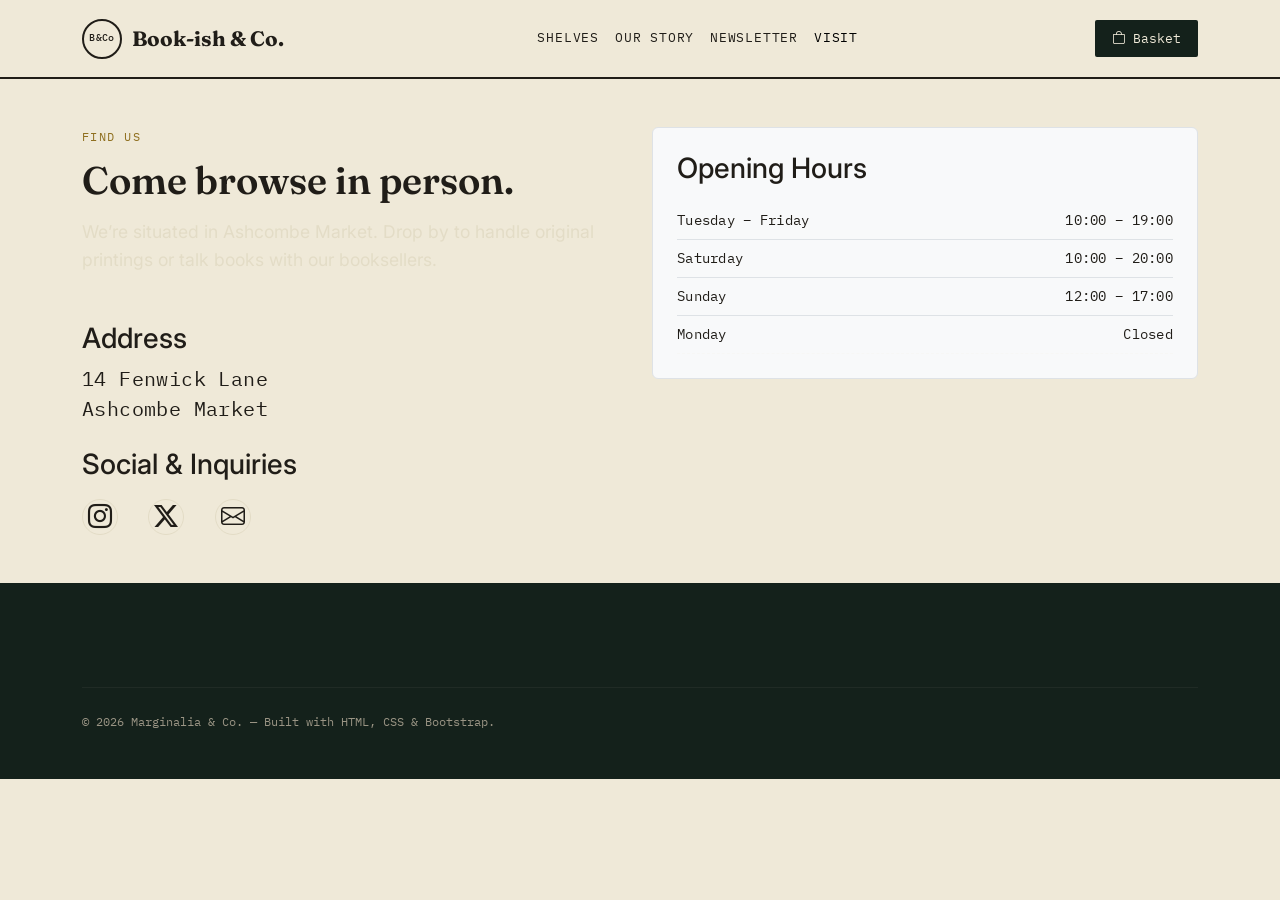
<file: visit.html>
<!DOCTYPE html>
<html lang="en">
<head>
  <meta charset="UTF-8">
  <meta name="viewport" content="width=device-width, initial-scale=1.0">
  <title>Visit Us | Book-ish &amp; Co.</title>
  <link rel="preconnect" href="https://fonts.googleapis.com">
  <link rel="preconnect" href="https://fonts.gstatic.com" crossorigin>
  <link href="https://fonts.googleapis.com/css2?family=Fraunces:ital,opsz,wght@0,9..144,500;0,9..144,600;0,9..144,700;0,9..144,900;1,9..144,500&family=Inter:wght@400;500;600;700&family=IBM+Plex+Mono:wght@400;500&display=swap" rel="stylesheet">
  <link href="https://cdn.jsdelivr.net/npm/bootstrap@5.3.3/dist/css/bootstrap.min.css" rel="stylesheet">
  <link href="https://cdn.jsdelivr.net/npm/bootstrap-icons@1.11.3/font/bootstrap-icons.css" rel="stylesheet">
  <link href="css/style.css" rel="stylesheet">
</head>
<body>
  <a class="visually-hidden-focusable mc-skip-link" href="#main">Skip to content</a>

  <nav class="navbar navbar-expand-lg mc-navbar sticky-top">
    <div class="container">
      <a class="navbar-brand mc-brand" href="index.html">
        <span class="mc-seal" aria-hidden="true">B&amp;Co</span>
        <span class="mc-brand-text">Book-ish <span class="d-none d-sm-inline">&amp; Co.</span></span>
      </a>
      <button class="navbar-toggler" type="button" data-bs-toggle="collapse" data-bs-target="#mainNav" aria-controls="mainNav" aria-expanded="false" aria-label="Toggle navigation">
        <span class="navbar-toggler-icon"></span>
      </button>

      <div class="collapse navbar-collapse" id="mainNav">
        <ul class="navbar-nav mc-nav-links mx-lg-auto mb-3 mb-lg-0">
          <li class="nav-item"><a class="nav-link" href="shelves.html">Shelves</a></li>
          <li class="nav-item"><a class="nav-link" href="about.html">Our Story</a></li>
          <li class="nav-item"><a class="nav-link" href="newsletter.html">Newsletter</a></li>
          <li class="nav-item"><a class="nav-link active" aria-current="page" href="visit.html">Visit</a></li>
        </ul>

        <button class="btn mc-btn-cart position-relative" type="button" data-bs-toggle="offcanvas" data-bs-target="#cartOffcanvas" aria-controls="cartOffcanvas">
          <i class="bi bi-bag" aria-hidden="true"></i> Basket
          <span id="cartCount" class="badge mc-badge-count d-none">0</span>
        </button>
      </div>
    </div>
  </nav>

  <main id="main">
    <section class="py-5">
      <div class="container">
        <div class="row gy-5">
          <div class="col-lg-6">
            <p class="mc-eyebrow">Find Us</p>
            <h1 class="mc-h2">Come browse in person.</h1>
            <p class="mc-lead mt-3">We’re situated in Ashcombe Market. Drop by to handle original printings or talk books with our booksellers.</p>

            <h3 class="mc-h3 mt-5">Address</h3>
            <address class="mc-mono fs-5">
              14 Fenwick Lane<br>
              Ashcombe Market
            </address>

            <h3 class="mc-h3 mt-4">Social &amp; Inquiries</h3>
            <div class="mc-social fs-4">
              <a href="#" aria-label="Marginalia & Co. on Instagram" class="me-3"><i class="bi bi-instagram"></i></a>
              <a href="#" aria-label="Marginalia & Co. on X" class="me-3"><i class="bi bi-twitter-x"></i></a>
              <a href="#" aria-label="Email Marginalia & Co."><i class="bi bi-envelope"></i></a>
            </div>
          </div>

          <div class="col-lg-6">
            <div class="p-4 rounded border bg-light">
              <h3 class="mc-h3 mb-3">Opening Hours</h3>
              <ul class="mc-hours mc-mono list-unstyled mb-0">
                <li class="d-flex justify-content-between py-2 border-bottom"><span>Tuesday &ndash; Friday</span><span>10:00 &ndash; 19:00</span></li>
                <li class="d-flex justify-content-between py-2 border-bottom"><span>Saturday</span><span>10:00 &ndash; 20:00</span></li>
                <li class="d-flex justify-content-between py-2 border-bottom"><span>Sunday</span><span>12:00 &ndash; 17:00</span></li>
                <li class="d-flex justify-content-between py-2"><span>Monday</span><span>Closed</span></li>
              </ul>
            </div>
          </div>
        </div>
      </div>
    </section>
  </main>

  <footer class="mc-footer">
    <div class="container">
      <hr class="mc-footer-rule">
      <p class="mc-footer-bottom">&copy; <span id="year"></span> Marginalia &amp; Co. &mdash; Built with HTML, CSS &amp; Bootstrap.</p>
    </div>
  </footer>

  <script src="https://cdn.jsdelivr.net/npm/bootstrap@5.3.3/dist/js/bootstrap.bundle.min.js"></script>
  <script src="js/script.js"></script>
</body>
</html>
</file>
<file: css/style.css>
/* ============================================================
   Marginalia & Co. — custom styles (loaded after Bootstrap)
   Token system: ink / parchment / brass / brick + genre accents
   ============================================================ */

:root {
  --ink:        #14211B;
  --ink-2:      #1D3227;
  --paper:      #EFE9D8;
  --paper-2:    #E3DCC6;
  --brass:      #B9922E;
  --brass-dark: #8F6F1F;
  --brick:      #A13D2B;
  --forest:     #24402F;
  --charcoal:   #201D18;
  --navy:       #2C3E52;
  --plum:       #5B3A5B;
  --coral:      #C1622E;
  --teal:       #2E5C55;

  --font-display: 'Fraunces', Georgia, serif;
  --font-body: 'Inter', -apple-system, sans-serif;
  --font-mono: 'IBM Plex Mono', 'Courier New', monospace;
}

@media (prefers-reduced-motion: reduce) {
  * { animation-duration: 0.001ms !important; animation-iteration-count: 1 !important; transition-duration: 0.001ms !important; scroll-behavior: auto !important; }
}

html { scroll-behavior: smooth; }

body {
  background-color: var(--paper);
  color: var(--charcoal);
  font-family: var(--font-body);
}

.mc-skip-link {
  position: fixed; top: 0; left: 0; z-index: 2000;
  background: var(--brass); color: var(--ink); padding: .6rem 1rem;
}

a { color: inherit; }

:focus-visible {
  outline: 3px solid var(--brass);
  outline-offset: 2px;
}

.mc-mono { font-family: var(--font-mono); letter-spacing: .02em; }

/* ---------- Navbar ---------- */
.mc-navbar {
  background-color: var(--paper);
  border-bottom: 2px solid var(--charcoal);
  padding-top: .85rem;
  padding-bottom: .85rem;
}

.mc-brand {
  display: flex;
  align-items: center;
  gap: .65rem;
  font-family: var(--font-display);
  font-weight: 700;
  font-size: 1.3rem;
  color: var(--charcoal);
}

.mc-seal {
  display: inline-flex;
  align-items: center;
  justify-content: center;
  width: 40px;
  height: 40px;
  border-radius: 50%;
  border: 2px solid var(--charcoal);
  font-family: var(--font-mono);
  font-size: .62rem;
  font-weight: 500;
  letter-spacing: .03em;
  color: var(--charcoal);
  flex-shrink: 0;
}

.mc-nav-links .nav-link {
  font-family: var(--font-mono);
  font-size: .82rem;
  text-transform: uppercase;
  letter-spacing: .06em;
  color: var(--charcoal);
  padding: .5rem .9rem;
  border-bottom: 2px solid transparent;
}

.mc-nav-links .nav-link:hover,
.mc-nav-links .nav-link:focus-visible {
  border-bottom-color: var(--brass);
}

.mc-search { max-width: 240px; }
.mc-search .form-control {
  background: var(--paper-2);
  border: 1px solid var(--charcoal);
  border-radius: 2px;
  padding-left: 2.1rem;
  font-family: var(--font-body);
  font-size: .9rem;
}
.mc-search-icon {
  position: absolute;
  left: .7rem;
  top: 50%;
  transform: translateY(-50%);
  color: var(--charcoal);
  opacity: .6;
  pointer-events: none;
}

.mc-btn-cart {
  background: var(--ink);
  color: var(--paper);
  border-radius: 2px;
  font-family: var(--font-mono);
  font-size: .82rem;
  padding: .5rem 1rem;
  display: inline-flex;
  align-items: center;
  gap: .5rem;
  white-space: nowrap;
}
.mc-btn-cart:hover { background: var(--forest); color: var(--paper); }

.mc-badge-count {
  background: var(--brick);
  color: #fff;
  border-radius: 50%;
  font-size: .68rem;
  padding: .25em .5em;
}

/* ---------- Typography helpers ---------- */
.mc-eyebrow {
  font-family: var(--font-mono);
  text-transform: uppercase;
  letter-spacing: .12em;
  font-size: .78rem;
  color: var(--brass-dark);
  margin-bottom: .75rem;
}
.mc-eyebrow--light { color: var(--brass); }

.mc-h1 {
  font-family: var(--font-display);
  font-weight: 600;
  font-size: clamp(2.6rem, 5vw, 4rem);
  line-height: 1.03;
  color: var(--paper);
  margin-bottom: 1.2rem;
}

.mc-h2 {
  font-family: var(--font-display);
  font-weight: 600;
  font-size: clamp(1.9rem, 3vw, 2.6rem);
  color: var(--charcoal);
  line-height: 1.15;
}
.mc-h2--light { color: var(--paper); }

.mc-lead {
  font-size: 1.1rem;
  color: var(--paper-2);
  max-width: 34rem;
  line-height: 1.6;
}
.mc-lead--light { color: var(--paper-2); margin-inline: auto; }

.mc-section-sub {
  color: #5b5648;
  max-width: 36rem;
  margin-inline: auto;
}

.mc-body-text {
  font-size: 1.02rem;
  line-height: 1.75;
  color: #3a3629;
  max-width: 38rem;
}

.mc-text-link {
  font-family: var(--font-mono);
  font-size: .88rem;
  text-decoration: underline;
  text-underline-offset: 3px;
  color: var(--brick);
}

/* ---------- Buttons ---------- */
.mc-btn-brass {
  background: var(--brass);
  border: 1px solid var(--brass-dark);
  color: var(--ink);
  font-family: var(--font-mono);
  font-size: .85rem;
  text-transform: uppercase;
  letter-spacing: .05em;
  border-radius: 2px;
  padding: .75rem 1.5rem;
}
.mc-btn-brass:hover { background: var(--brass-dark); color: var(--paper); }

.mc-btn-outline {
  background: transparent;
  border: 1px solid var(--paper-2);
  color: var(--paper);
  font-family: var(--font-mono);
  font-size: .85rem;
  text-transform: uppercase;
  letter-spacing: .05em;
  border-radius: 2px;
  padding: .75rem 1.5rem;
}
.mc-btn-outline:hover { background: rgba(239,233,216,.1); color: var(--paper); border-color: var(--brass); }

/* ---------- Hero ---------- */
.mc-hero {
  background: radial-gradient(120% 140% at 100% 0%, var(--ink-2) 0%, var(--ink) 60%);
  padding: 5.5rem 0 6rem;
}

.mc-hero-stack {
  position: relative;
  height: 320px;
  max-width: 380px;
  margin-inline: auto;
}

.mc-hero-spine {
  position: absolute;
  left: 50%;
  width: 250px;
  height: 62px;
  border-radius: 4px;
  border: 1px solid rgba(0,0,0,.25);
  box-shadow: 0 12px 20px rgba(0,0,0,.35);
  display: flex;
  align-items: center;
  padding-left: 1.3rem;
}
.mc-hero-spine span {
  font-family: var(--font-mono);
  font-size: .72rem;
  letter-spacing: .12em;
  color: rgba(255,255,255,.85);
}
.mc-hs-1 { top: 10px;  background: var(--brass);  transform: translateX(-64%) rotate(-7deg); z-index: 4; }
.mc-hs-2 { top: 78px;  background: var(--brick);  transform: translateX(-58%) rotate(4deg);  z-index: 3; }
.mc-hs-3 { top: 146px; background: var(--forest); transform: translateX(-66%) rotate(-3deg); z-index: 2; }
.mc-hs-4 { top: 214px; background: var(--plum);   transform: translateX(-56%) rotate(6deg);  z-index: 1; }

.mc-hero-ribbon {
  position: absolute;
  top: -18px;
  right: 18%;
  width: 22px;
  height: 130px;
  background: var(--brick);
  clip-path: polygon(0 0, 100% 0, 100% 100%, 50% 82%, 0 100%);
  box-shadow: 0 6px 14px rgba(0,0,0,.35);
  z-index: 5;
}

/* ---------- Shelf filter (signature element) ---------- */
.mc-shelf-section {
  padding: 4.5rem 0 3rem;
  background: var(--paper);
}

.mc-shelf {
  display: flex;
  flex-wrap: wrap;
  justify-content: center;
  align-items: flex-end;
  gap: .55rem;
  margin-top: 2.5rem;
  padding: 0 .5rem;
}

.mc-spine {
  border: none;
  border-radius: 4px 4px 2px 2px;
  color: rgba(255,255,255,.92);
  font-family: var(--font-mono);
  font-size: .76rem;
  letter-spacing: .04em;
  text-align: center;
  writing-mode: vertical-rl;
  transform: rotate(180deg);
  padding: 1.25rem .6rem;
  min-height: 150px;
  display: flex;
  align-items: center;
  justify-content: center;
  box-shadow: inset -3px 0 0 rgba(0,0,0,.18), 0 6px 10px rgba(20,33,27,.15);
  transition: transform .15s ease, box-shadow .15s ease, min-height .15s ease;
  cursor: pointer;
}
.mc-spine:nth-child(odd) { transform: rotate(180deg) translateY(2px); }

.mc-spine:hover,
.mc-spine:focus-visible {
  transform: rotate(180deg) translateY(-10px);
  box-shadow: inset -3px 0 0 rgba(0,0,0,.18), 0 14px 18px rgba(20,33,27,.25);
}

.mc-spine[aria-pressed="true"] {
  min-height: 168px;
  box-shadow: inset -3px 0 0 rgba(0,0,0,.18), 0 0 0 3px var(--brass), 0 14px 18px rgba(20,33,27,.25);
}

.mc-spine--all       { background: var(--charcoal); }
.mc-spine--fiction    { background: var(--brass); }
.mc-spine--classics   { background: var(--forest); }
.mc-spine--mystery    { background: var(--plum); }
.mc-spine--poetry     { background: var(--brick); }
.mc-spine--scifi      { background: var(--navy); }
.mc-spine--childrens  { background: var(--coral); }
.mc-spine--nonfiction { background: var(--teal); }

.mc-shelf-board {
  height: 16px;
  max-width: 900px;
  margin: 0 auto;
  background: linear-gradient(180deg, var(--brass-dark), var(--charcoal));
  border-radius: 2px;
  box-shadow: 0 8px 14px rgba(20,33,27,.25);
}

/* ---------- Catalog ---------- */
.mc-catalog-section { padding: 4rem 0 5rem; background: var(--paper); }

.mc-results-meta { color: #6b6656; }

.mc-catalog-card {
  background: var(--paper-2);
  border: 1px solid var(--charcoal);
  border-radius: 3px;
  height: 100%;
  display: flex;
  flex-direction: column;
  overflow: hidden;
}

.mc-cover {
  position: relative;
  padding: 1.6rem 1.3rem;
  min-height: 160px;
  display: flex;
  align-items: center;
  border-bottom: 1px solid var(--charcoal);
}
.mc-cover::before {
  content: "";
  position: absolute;
  left: 0; top: 0; bottom: 0;
  width: 8px;
  background: rgba(0,0,0,.22);
}

.mc-cover-title {
  font-family: var(--font-display);
  font-weight: 700;
  font-size: 1.35rem;
  line-height: 1.15;
  color: rgba(255,255,255,.96);
  max-width: 80%;
}

.mc-stamp {
  position: absolute;
  right: 1rem;
  bottom: -.8rem;
  background: var(--paper);
  border: 2px dashed var(--brick);
  color: var(--brick);
  font-family: var(--font-mono);
  font-weight: 500;
  font-size: .82rem;
  padding: .3rem .55rem;
  border-radius: 50%;
  transform: rotate(-9deg);
  box-shadow: 0 4px 8px rgba(20,33,27,.2);
}

.mc-pick-ribbon {
  position: absolute;
  top: .9rem;
  right: -2.1rem;
  background: var(--brass);
  color: var(--ink);
  font-family: var(--font-mono);
  font-size: .64rem;
  text-transform: uppercase;
  letter-spacing: .06em;
  padding: .25rem 2rem;
  transform: rotate(35deg);
  box-shadow: 0 3px 6px rgba(0,0,0,.2);
}

.mc-cover--classics   { background: var(--forest); }
.mc-cover--classics2  { background: #2E5540; }
.mc-cover--mystery    { background: var(--plum); }
.mc-cover--mystery2   { background: #6B4767; }
.mc-cover--poetry     { background: var(--brick); }
.mc-cover--scifi      { background: var(--navy); }
.mc-cover--childrens  { background: var(--coral); }
.mc-cover--childrens2 { background: #B9722F; }
.mc-cover--nonfiction { background: var(--teal); }

.mc-card-body {
  padding: 1.15rem 1.3rem 1.4rem;
  display: flex;
  flex-direction: column;
  flex-grow: 1;
}

.mc-card-title {
  font-family: var(--font-display);
  font-size: 1.12rem;
  font-weight: 600;
  color: var(--charcoal);
  margin-bottom: .2rem;
}

.mc-card-author {
  font-size: .9rem;
  color: #5b5648;
  margin-bottom: 0;
}

.mc-catno { color: #7a745f; font-size: .74rem; }

.mc-btn-add {
  background: transparent;
  border: 1px solid var(--charcoal);
  color: var(--charcoal);
  font-family: var(--font-mono);
  font-size: .74rem;
  text-transform: uppercase;
  letter-spacing: .04em;
  border-radius: 2px;
  padding: .45rem .8rem;
  white-space: nowrap;
}
.mc-btn-add:hover { background: var(--charcoal); color: var(--paper); }

.mc-no-results {
  font-family: var(--font-mono);
  color: #6b6656;
  padding: 2rem 0;
}

/* ---------- About / library card ---------- */
.mc-about-section { padding: 5rem 0; background: var(--paper-2); }

.mc-library-card {
  background: var(--paper);
  border: 1px solid var(--charcoal);
  border-radius: 3px;
  padding: 2rem 1.8rem;
  max-width: 380px;
  margin-inline: auto;
  box-shadow: 6px 6px 0 var(--forest);
  background-image: repeating-linear-gradient(
    180deg,
    transparent, transparent 33px,
    rgba(32,29,24,.12) 34px
  );
}

.mc-library-card-label {
  font-family: var(--font-mono);
  text-transform: uppercase;
  letter-spacing: .1em;
  font-size: .72rem;
  color: var(--brick);
  margin-bottom: 1.4rem;
}

.mc-library-card-list { margin-bottom: 1.6rem; }
.mc-library-card-list > div {
  display: flex;
  justify-content: space-between;
  gap: 1rem;
  margin-bottom: 1.05rem;
}
.mc-library-card-list dt {
  font-family: var(--font-mono);
  font-size: .78rem;
  color: #6b6656;
}
.mc-library-card-list dd {
  font-family: var(--font-body);
  font-weight: 600;
  font-size: .92rem;
  text-align: right;
  margin: 0;
}

.mc-library-card-stamp {
  font-family: var(--font-mono);
  font-size: .78rem;
  letter-spacing: .05em;
  color: var(--forest);
  border-top: 1px dashed var(--charcoal);
  padding-top: 1rem;
  margin: 0;
}

/* ---------- Newsletter ---------- */
.mc-newsletter-section {
  background: var(--ink);
  padding: 5rem 0;
}

.mc-newsletter-form {
  display: flex;
  flex-wrap: wrap;
  gap: .75rem;
  justify-content: center;
  margin-top: 2rem;
}
.mc-newsletter-form .form-control {
  max-width: 320px;
  background: var(--ink-2);
  border: 1px solid var(--paper-2);
  color: var(--paper);
  border-radius: 2px;
}
.mc-newsletter-form .form-control::placeholder { color: #9a9484; }

.mc-newsletter-msg {
  font-family: var(--font-mono);
  color: var(--brass);
  margin-top: 1rem;
}

/* ---------- Footer ---------- */
.mc-footer {
  background: var(--ink);
  color: var(--paper-2);
  padding: 4rem 0 2rem;
}

.mc-footer-brand {
  font-family: var(--font-display);
  font-size: 1.4rem;
  font-weight: 700;
  color: var(--paper);
}

.mc-footer-heading {
  font-family: var(--font-mono);
  text-transform: uppercase;
  letter-spacing: .08em;
  font-size: .78rem;
  color: var(--brass);
  margin-bottom: 1rem;
}

.mc-footer-text { font-size: .92rem; line-height: 1.6; color: var(--paper-2); font-style: normal; }

.mc-social { display: flex; gap: .9rem; margin-top: 1.1rem; }
.mc-social a {
  width: 36px; height: 36px;
  border: 1px solid var(--paper-2);
  border-radius: 50%;
  display: inline-flex;
  align-items: center;
  justify-content: center;
}
.mc-social a:hover { border-color: var(--brass); color: var(--brass); }

.mc-hours { list-style: none; padding: 0; margin: 0; font-size: .88rem; }
.mc-hours li { display: flex; justify-content: space-between; padding: .3rem 0; border-bottom: 1px dashed rgba(239,233,216,.15); }

.mc-footer-rule { border-color: rgba(239,233,216,.2); margin: 2.5rem 0 1.5rem; }
.mc-footer-bottom { font-family: var(--font-mono); font-size: .78rem; color: #9a9484; }

/* ---------- Offcanvas cart ---------- */
.mc-offcanvas { background: var(--paper); }
.mc-offcanvas .offcanvas-header { border-bottom: 1px solid var(--charcoal); }

.mc-cart-empty { color: #6b6656; font-size: .92rem; }

.mc-cart-item { background: transparent; padding: .85rem 0; }

.mc-cart-footer { border-top: 1px solid var(--charcoal); padding-top: 1.2rem; }
.mc-cart-total { font-size: 1.1rem; font-weight: 600; }
.mc-cart-note { font-size: .78rem; color: #6b6656; margin: .7rem 0 0; text-align: center; }

.mc-toast { background: var(--forest); color: var(--paper); }

/* ---------- Responsive tweaks ---------- */
@media (max-width: 991.98px) {
  .mc-nav-links { border-top: 1px dashed var(--charcoal); border-bottom: 1px dashed var(--charcoal); padding: 1rem 0; margin-top: .75rem; }
  .mc-search { max-width: 100%; margin-bottom: .5rem; }
  .mc-btn-cart { width: 100%; justify-content: center; }
}

@media (max-width: 575.98px) {
  .mc-hero { padding: 4rem 0; text-align: center; }
  .mc-lead { margin-inline: auto; }
  .mc-hero-stack { height: 260px; }
  .mc-spine { min-height: 120px; font-size: .68rem; }
}
</file>
